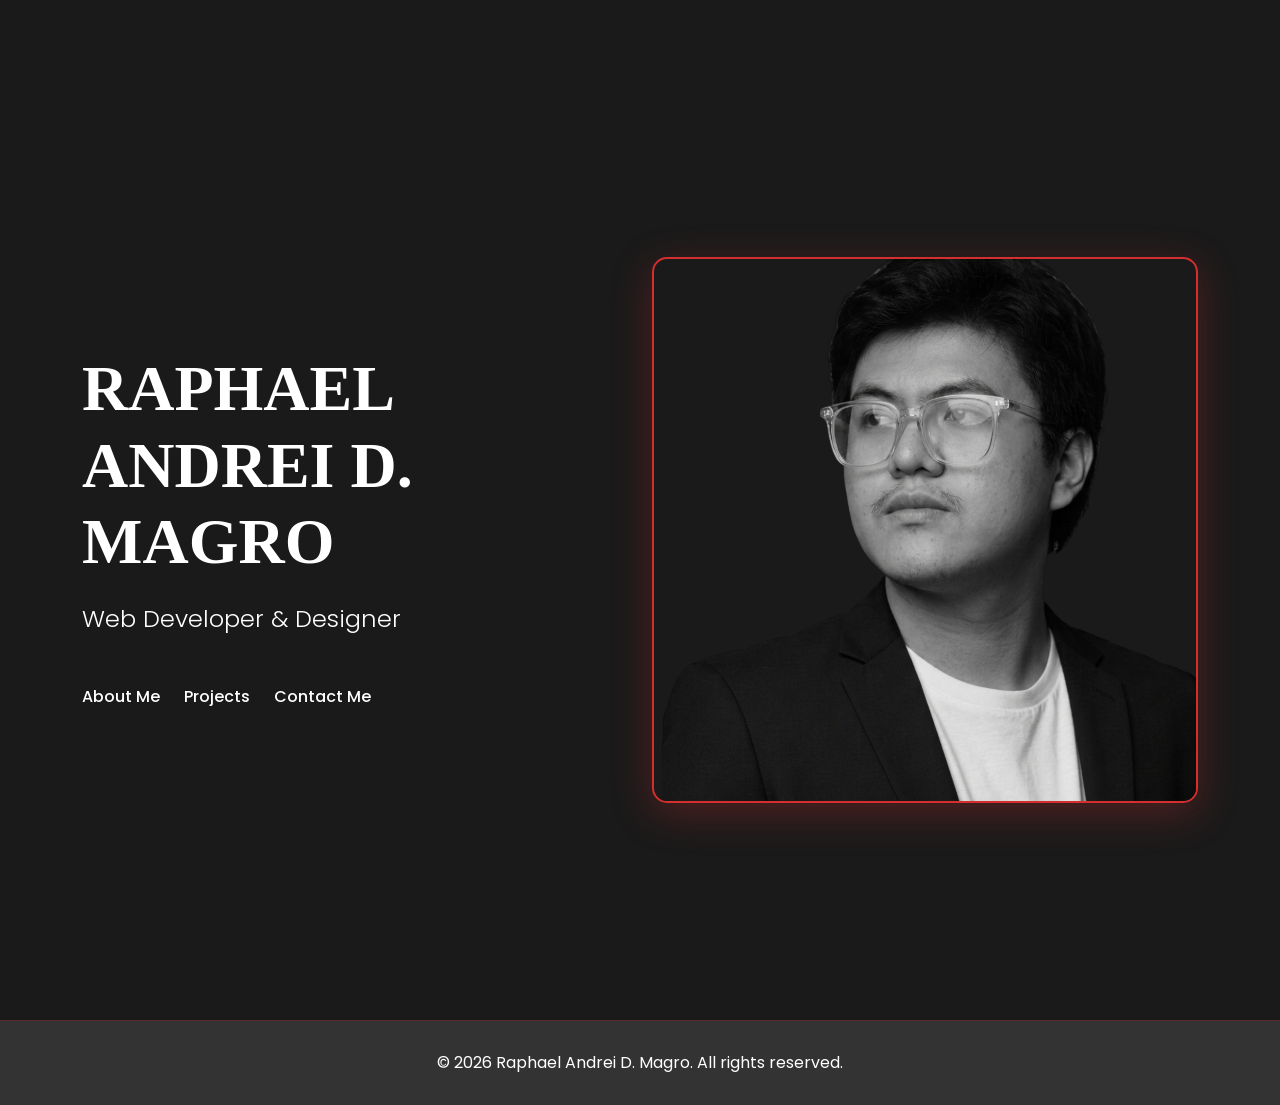
<file: index.html>
<!doctype html>
<html lang="en">
    <head>
        <meta charset="UTF-8" />
        <meta name="viewport" content="width=device-width, initial-scale=1.0" />
        <link
        href="https://cdn.jsdelivr.net/npm/bootstrap@5.3.8/dist/css/bootstrap.min.css"
        rel="stylesheet"
        integrity="sha384-sRIl4kxILFvY47J16cr9ZwB07vP4J8+LH7qKQnuqkuIAvNWLzeN8tE5YBujZqJLB"
        crossorigin="anonymous"
        />
        <link rel="stylesheet" href="./styles.css">
        <title>Raphael Magro | Portfolio</title>
        <link rel="icon" type="image/png" href="./images/logo.png">

    <link href="https://fonts.googleapis.com/css2?family=Poppins:wght@300;400;500;600;700;800&display=swap" rel="stylesheet">
    </head>
    <body>
    <!-- LANDING PAGE -->
    <section class="landing-page">
        <div class="container">
        <div class="row align-items-center min-vh-100">
            <!-- Text Section -->
            <div class="col-lg-6 col-12 text-center text-lg-start">
            <h2 class="landing-title text-white">RAPHAEL ANDREI D. MAGRO</h2>
            <p class="landing-subtitle text-white fw-light">Web Developer & Designer</p>
            <!-- Navigation Bar -->
            <nav class="landing-nav mt-5">
                <ul class="nav-list list-unstyled d-flex gap-4 flex-wrap m-0 p-0">
                    <li><a href="./about.html" class="nav-link">About Me</a></li>
                    <li><a href="./projects.html" class="nav-link">Projects</a></li>
                    <li><a href="./contact.html" class="nav-link">Contact Me</a></li>
                </ul>
            </nav>
            </div>
            <!-- Image Section -->
            <div class="col-lg-6 col-12 text-center">
            <img src="./images/magro.png" alt="Raphael Magro" class="landing-image img-fluid">
            </div>
        </div>
        </div>
    </section>

    <!-- Footer -->
    <footer class="page-footer">
        <div class="container">
        <p class="text-white m-0 fs-6">&copy; 2026 Raphael Andrei D. Magro. All rights reserved.</p>
        </div>
    </footer>

    <script
        src="https://cdn.jsdelivr.net/npm/bootstrap@5.3.8/dist/js/bootstrap.bundle.min.js"
        integrity="sha384-FKyoEForCGlyvwx9Hj09JcYn3nv7wiPVlz7YYwJrWVcXK/BmnVDxM+D2scQbITxI"
        crossorigin="anonymous"
    ></script>
    </body>
</html>
</file>
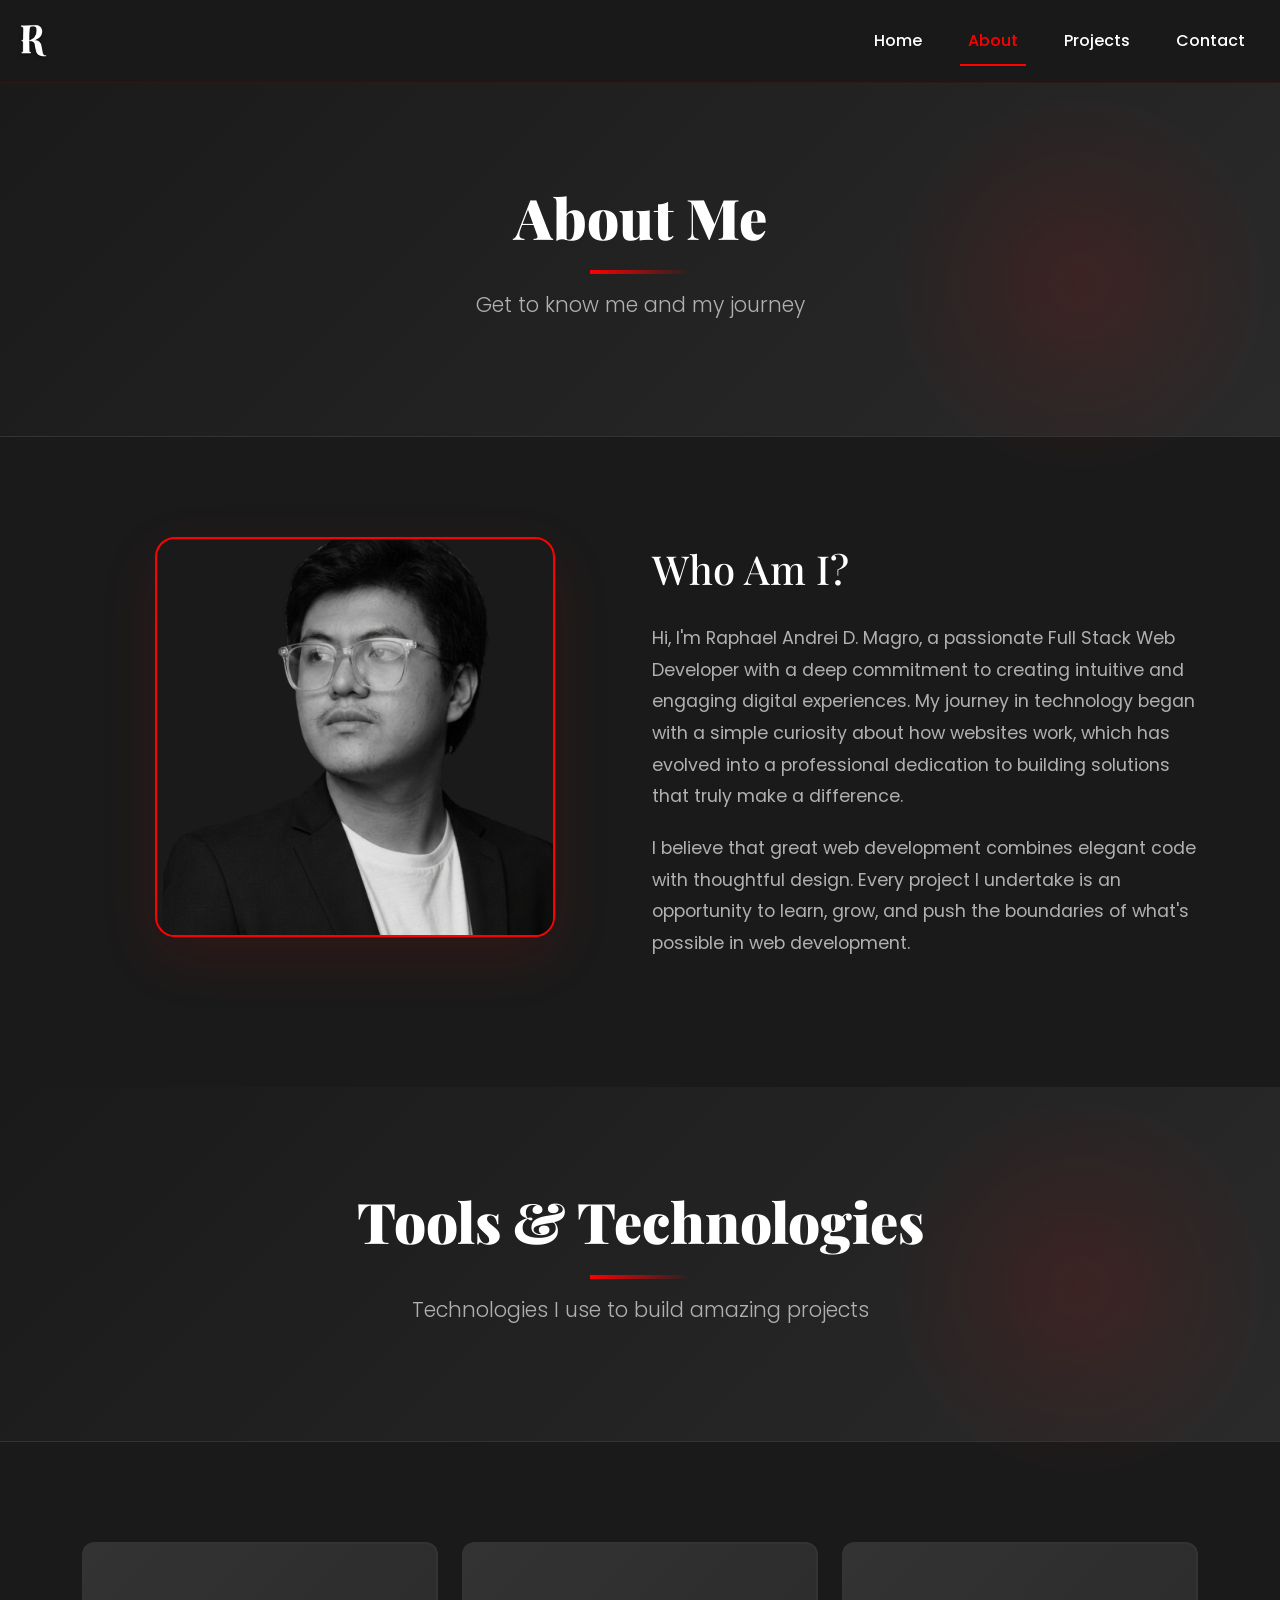
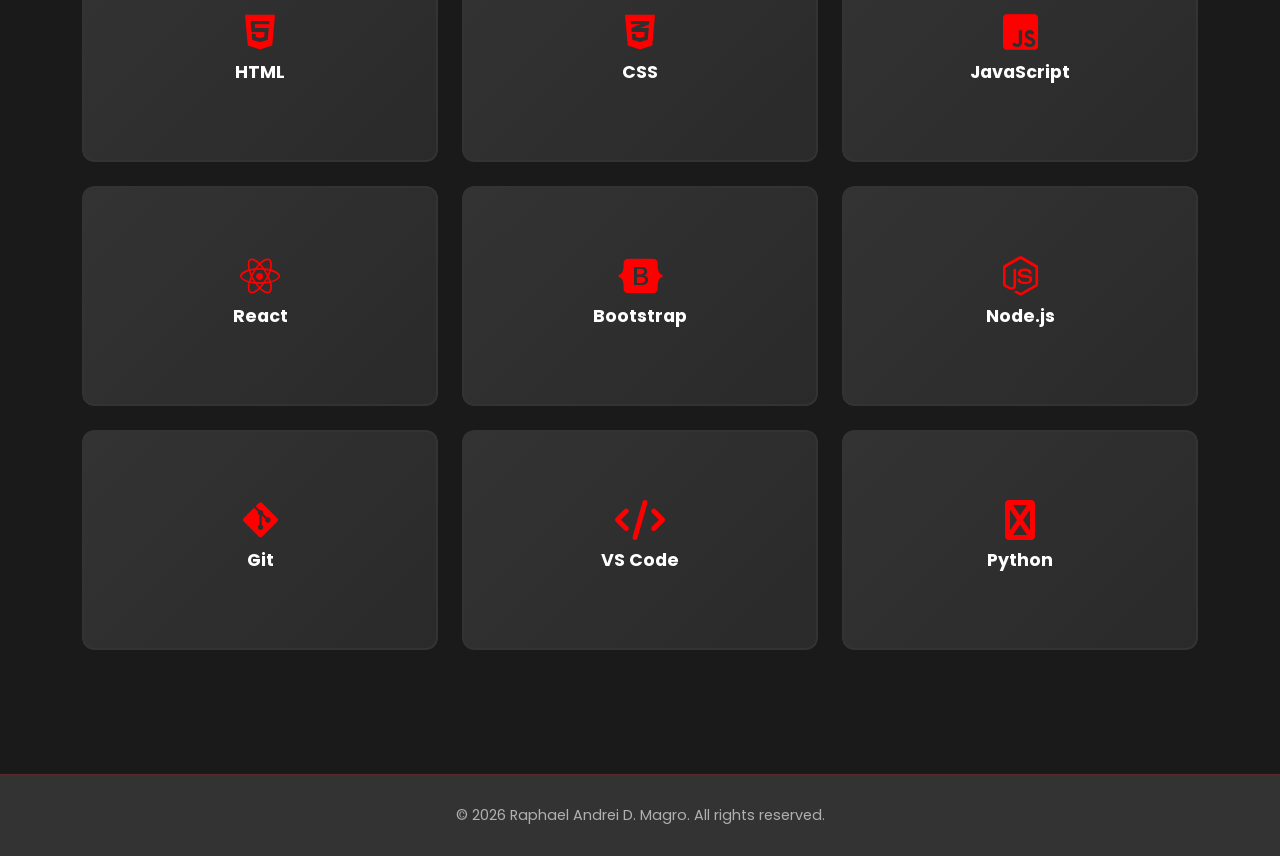
<file: about.html>
<!DOCTYPE html>
<html lang="en">
<head>
    <meta charset="UTF-8">
    <meta name="viewport" content="width=device-width, initial-scale=1.0">
    <link href="https://fonts.googleapis.com/css2?family=Playfair+Display:wght@700;900&family=Poppins:wght@300;400;500;600;700&family=Raleway:wght@300;400;500;600&display=swap" rel="stylesheet">
    <link href="https://cdn.jsdelivr.net/npm/bootstrap@5.3.0/dist/css/bootstrap.min.css" rel="stylesheet">
    <link rel="stylesheet" href="https://cdnjs.cloudflare.com/ajax/libs/font-awesome/6.0.0/css/all.min.css">
    <link rel="stylesheet" href="https://michalsnik.github.io/aos/dist/aos.css" />
    <link rel="stylesheet" href="styles.css">
    <title>About - Raphael Andrei D. Magro</title>
    <link rel="icon" type="image/png" href="./images/logo.png">
    
</head>
<body>
    <!-- Navbar -->
    <nav class="navbar navbar-expand-lg navbar-landing">
        <div class="container-fluid">
            <a class="navbar-brand" href="index.html">
                <img src="images/logo.png" alt="Logo" height="40">
            </a>
            <button class="navbar-toggler" type="button" data-bs-toggle="collapse" data-bs-target="#navbarNav" aria-controls="navbarNav" aria-expanded="false" aria-label="Toggle navigation">
                <span class="navbar-toggler-icon"></span>
            </button>
            <div class="collapse navbar-collapse" id="navbarNav">
                <ul class="navbar-nav ms-auto">
                    <li class="nav-item">
                        <a class="nav-link" href="index.html">Home</a>
                    </li>
                    <li class="nav-item">
                        <a class="nav-link active" href="about.html">About</a>
                    </li>
                    <li class="nav-item">
                        <a class="nav-link" href="projects.html">Projects</a>
                    </li>
                    <li class="nav-item">
                        <a class="nav-link" href="contact.html">Contact</a>
                    </li>
                </ul>
            </div>
        </div>
    </nav>

    <!-- About Hero Section -->
    <section class="page-hero">
        <div class="container">
            <h1 class="page-title" data-aos="fade-up">About Me</h1>
            <p class="page-subtitle" data-aos="fade-up" data-aos-delay="200">Get to know me and my journey</p>
        </div>
    </section>

    <!-- About Content -->
    <section class="about-content">
        <div class="container">
            <div class="row align-items-center">
                <div class="col-lg-6" data-aos="fade-right">
                    <div class="about-image">
                        <img src="images/magro.png" alt="Raphael">
                    </div>
                </div>
                <div class="col-lg-6" data-aos="fade-left">
                    <h2>Who Am I?</h2>
                    <p>Hi, I'm Raphael Andrei D. Magro, a passionate Full Stack Web Developer with a deep commitment to creating intuitive and engaging digital experiences. My journey in technology began with a simple curiosity about how websites work, which has evolved into a professional dedication to building solutions that truly make a difference.</p>
                    <p>I believe that great web development combines elegant code with thoughtful design. Every project I undertake is an opportunity to learn, grow, and push the boundaries of what's possible in web development.</p>
                </div>
            </div>
        </div>
    </section>

    <!-- Tools -->
    <section class="page-hero">
        <div class="container">
            <h1 class="page-title" data-aos="fade-up">Tools & Technologies</h1>
            <p class="page-subtitle" data-aos="fade-up" data-aos-delay="200">Technologies I use to build amazing projects</p>
        </div>
    </section>

    <!-- Tools Grid -->
    <section class="tools-grid-section">
        <div class="container">
            <div class="row">
                <!-- HTML -->
                <div class="col-md-4 col-sm-6 mb-4" data-aos="zoom-in" data-aos-delay="0">
                    <div class="tool-card">
                        <div class="tool-card-front">
                            <i class="fab fa-html5"></i>
                            <h3>HTML</h3>
                        </div>
                        <div class="tool-card-back">
                            <p>Semantic markup and modern HTML5 for structured, accessible web pages</p>
                        </div>
                    </div>
                </div>

                <!-- CSS -->
                <div class="col-md-4 col-sm-6 mb-4" data-aos="zoom-in" data-aos-delay="100">
                    <div class="tool-card">
                        <div class="tool-card-front">
                            <i class="fab fa-css3-alt"></i>
                            <h3>CSS</h3>
                        </div>
                        <div class="tool-card-back">
                            <p>Advanced CSS3, Flexbox, Grid, and animations for stunning designs</p>
                        </div>
                    </div>
                </div>

                <!-- JavaScript -->
                <div class="col-md-4 col-sm-6 mb-4" data-aos="zoom-in" data-aos-delay="200">
                    <div class="tool-card">
                        <div class="tool-card-front">
                            <i class="fab fa-js-square"></i>
                            <h3>JavaScript</h3>
                        </div>
                        <div class="tool-card-back">
                            <p>ES6+, DOM manipulation, and modern JavaScript for interactive experiences</p>
                        </div>
                    </div>
                </div>

                <!-- React -->
                <div class="col-md-4 col-sm-6 mb-4" data-aos="zoom-in" data-aos-delay="300">
                    <div class="tool-card">
                        <div class="tool-card-front">
                            <i class="fab fa-react"></i>
                            <h3>React</h3>
                        </div>
                        <div class="tool-card-back">
                            <p>Components, hooks, and state management for dynamic applications</p>
                        </div>
                    </div>
                </div>

                <!-- Bootstrap -->
                <div class="col-md-4 col-sm-6 mb-4" data-aos="zoom-in" data-aos-delay="400">
                    <div class="tool-card">
                        <div class="tool-card-front">
                            <i class="fab fa-bootstrap"></i>
                            <h3>Bootstrap</h3>
                        </div>
                        <div class="tool-card-back">
                            <p>Responsive grid system and components for rapid UI development</p>
                        </div>
                    </div>
                </div>

                <!-- Node.js -->
                <div class="col-md-4 col-sm-6 mb-4" data-aos="zoom-in" data-aos-delay="500">
                    <div class="tool-card">
                        <div class="tool-card-front">
                            <i class="fab fa-node-js"></i>
                            <h3>Node.js</h3>
                        </div>
                        <div class="tool-card-back">
                            <p>Server-side JavaScript for building scalable backend applications</p>
                        </div>
                    </div>
                </div>

                <!-- Git -->
                <div class="col-md-4 col-sm-6 mb-4" data-aos="zoom-in" data-aos-delay="600">
                    <div class="tool-card">
                        <div class="tool-card-front">
                            <i class="fab fa-git-alt"></i>
                            <h3>Git</h3>
                        </div>
                        <div class="tool-card-back">
                            <p>Version control and collaboration for managing projects efficiently</p>
                        </div>
                    </div>
                </div>

                <!-- VS Code -->
                <div class="col-md-4 col-sm-6 mb-4" data-aos="zoom-in" data-aos-delay="700">
                    <div class="tool-card">
                        <div class="tool-card-front">
                            <i class="fas fa-code"></i>
                            <h3>VS Code</h3>
                        </div>
                        <div class="tool-card-back">
                            <p>Powerful code editor with extensions for enhanced development</p>
                        </div>
                    </div>
                </div>

                <div class="col-md-4 col-sm-6 mb-4" data-aos="zoom-in" data-aos-delay="700">
                    <div class="tool-card">
                        <div class="tool-card-front">
                            <i class="fas fa-python"></i>
                            <h3>Python</h3>
                        </div>
                        <div class="tool-card-back">
                            <p>High-level programming language known for its simplicity and readability</p>
                        </div>
                    </div>
                </div>
            </div>
        </div>
    </section>
    
    <!-- Footer -->
    <footer class="footer">
        <div class="container text-center">
            <p>&copy; 2026 Raphael Andrei D. Magro. All rights reserved.</p>
        </div>
    </footer>

    <script src="https://cdn.jsdelivr.net/npm/bootstrap@5.3.0/dist/js/bootstrap.bundle.min.js"></script>
    <script src="https://michalsnik.github.io/aos/dist/aos.js"></script>
    <script>
        AOS.init({
            duration: 1000,
            once: true,
            offset: 100
        });
    </script>
</body>
</html>
</file>
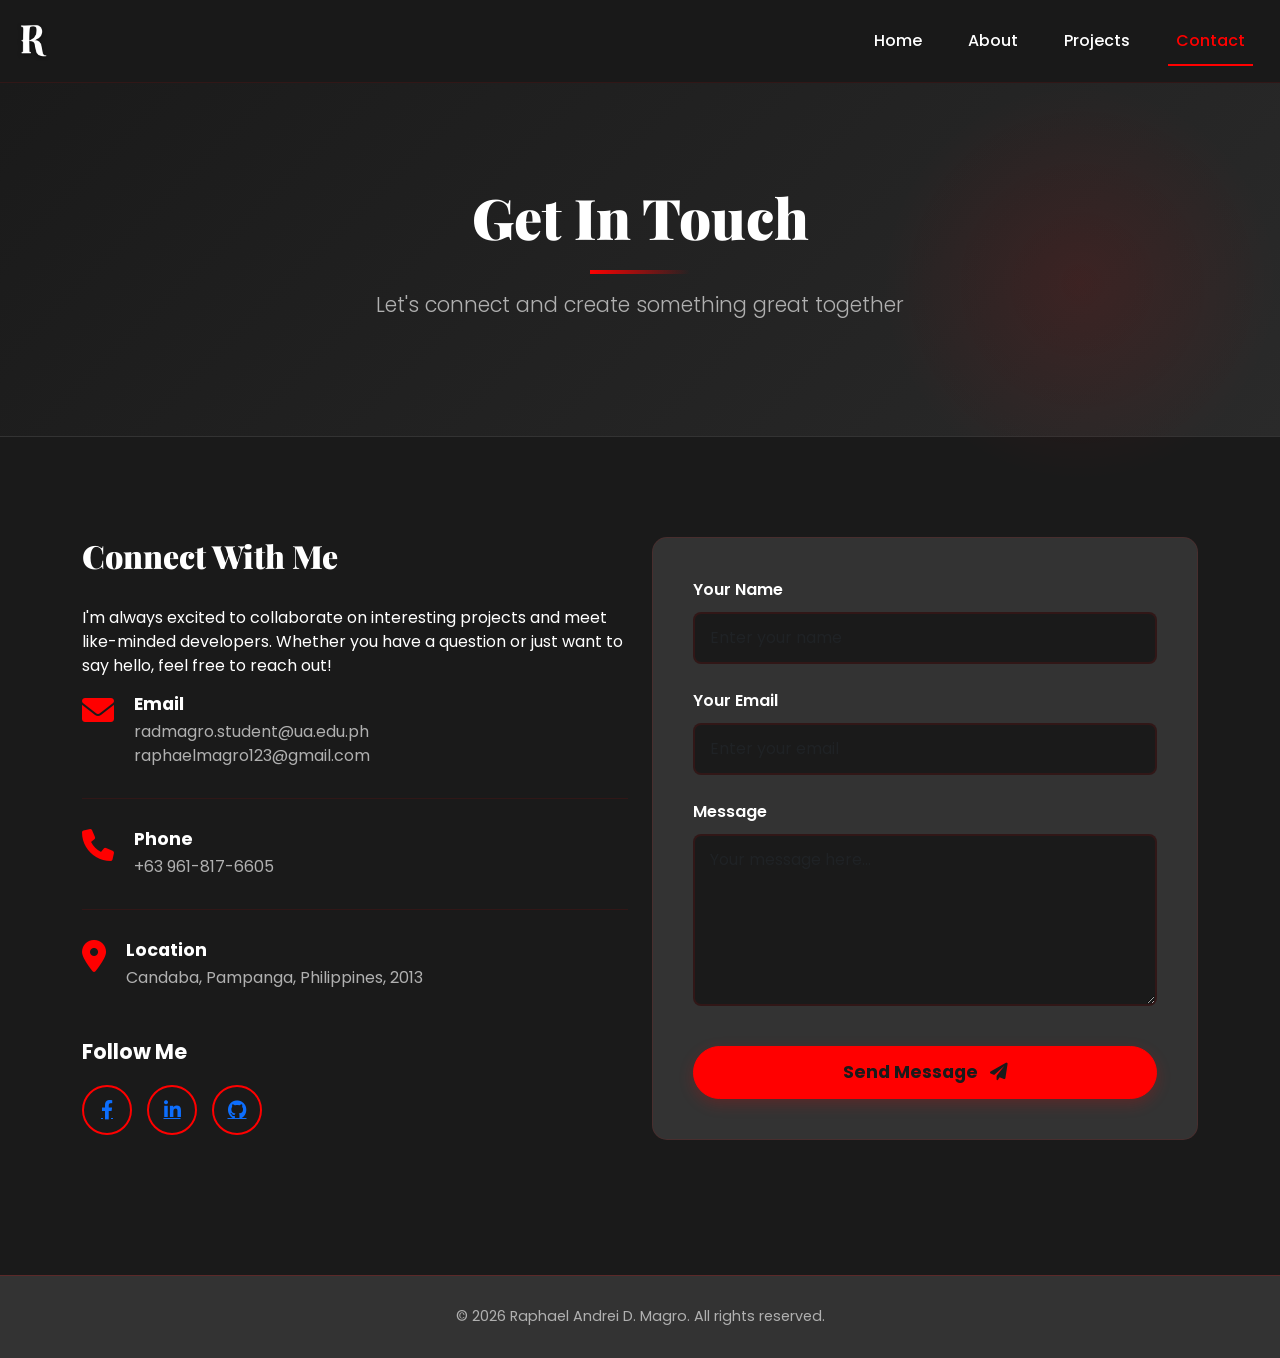
<file: contact.html>
<!DOCTYPE html>
<html lang="en">
<head>
    <meta charset="UTF-8">
    <meta name="viewport" content="width=device-width, initial-scale=1.0">
    <link href="https://fonts.googleapis.com/css2?family=Playfair+Display:wght@700;900&family=Poppins:wght@300;400;500;600;700&family=Raleway:wght@300;400;500;600&display=swap" rel="stylesheet">
    <link href="https://cdn.jsdelivr.net/npm/bootstrap@5.3.0/dist/css/bootstrap.min.css" rel="stylesheet">
    <link rel="stylesheet" href="https://cdnjs.cloudflare.com/ajax/libs/font-awesome/6.0.0/css/all.min.css">
    <link rel="stylesheet" href="https://michalsnik.github.io/aos/dist/aos.css" />
    <link rel="stylesheet" href="styles.css">
    <title>Contact - Raphael Andrei D. Magro</title>
    <link rel="icon" type="image/png" href="./images/logo.png">
    
</head>
<body>
    <!-- Navbar -->
    <nav class="navbar navbar-expand-lg navbar-landing">
        <div class="container-fluid">
            <a class="navbar-brand" href="index.html">
                <img src="images/logo.png" alt="Logo" height="40">
            </a>
            <button class="navbar-toggler" type="button" data-bs-toggle="collapse" data-bs-target="#navbarNav" aria-controls="navbarNav" aria-expanded="false" aria-label="Toggle navigation">
                <span class="navbar-toggler-icon"></span>
            </button>
            <div class="collapse navbar-collapse" id="navbarNav">
                <ul class="navbar-nav ms-auto">
                    <li class="nav-item">
                        <a class="nav-link" href="index.html">Home</a>
                    </li>
                    <li class="nav-item">
                        <a class="nav-link" href="about.html">About</a>
                    </li>
                    <li class="nav-item">
                        <a class="nav-link" href="projects.html">Projects</a>
                    </li>
                    <li class="nav-item">
                        <a class="nav-link active" href="contact.html">Contact</a>
                    </li>
                </ul>
            </div>
        </div>
    </nav>

    <!-- Contact Hero Section -->
    <section class="page-hero">
        <div class="container">
            <h1 class="page-title" data-aos="fade-up">Get In Touch</h1>
            <p class="page-subtitle" data-aos="fade-up" data-aos-delay="200">Let's connect and create something great together</p>
        </div>
    </section>

    <!-- Contact Content -->
    <section class="contact-content">
        <div class="container">
            <div class="row">
                <!-- Contact Info -->
                <div class="col-lg-6" data-aos="fade-right">
                    <h2>Connect With Me</h2>
                    <p>I'm always excited to collaborate on interesting projects and meet like-minded developers. Whether you have a question or just want to say hello, feel free to reach out!</p>
                    
                    <div class="contact-info">
                        <div class="info-item" data-aos="fade-up">
                            <i class="fas fa-envelope"></i>
                            <div>
                                <h4>Email</h4>
                                <p><a>radmagro.student@ua.edu.ph</a></p>
                                <p><a>raphaelmagro123@gmail.com</a></p>
                            </div>
                        </div>
                        <div class="info-item" data-aos="fade-up" data-aos-delay="100">
                            <i class="fas fa-phone"></i>
                            <div>
                                <h4>Phone</h4>
                                <p><a>+63 961-817-6605</a></p>
                            </div>
                        </div>
                        <div class="info-item" data-aos="fade-up" data-aos-delay="200">
                            <i class="fas fa-map-marker-alt"></i>
                            <div>
                                <h4>Location</h4>
                                <p>Candaba, Pampanga, Philippines, 2013</p>
                            </div>
                        </div>
                    </div>

                    <!-- Social Media -->
                    <div class="social-media" data-aos="fade-up" data-aos-delay="300">
                        <h3>Follow Me</h3>
                        <div class="social-links">
                            <a href="https://www.facebook.com/raphaelandrei.magro/" class="social-link" title="Facebook"><i class="fab fa-facebook-f"></i></a>
                            <a href="https://www.linkedin.com/in/raphael-magro-224971180/" class="social-link" title="LinkedIn"><i class="fab fa-linkedin-in"></i></a>
                            <a href="https://github.com/RaphaelMagro" class="social-link" title="GitHub"><i class="fab fa-github"></i></a>
                        </div>
                    </div>
                </div>

                <!-- Contact Form -->
                <div class="col-lg-6" data-aos="fade-left">
                    <form class="contact-form" id="contactForm">
                        <div class="form-group">
                            <label for="name">Your Name</label>
                            <input type="text" id="name" class="form-control" placeholder="Enter your name" required>
                        </div>
                        <div class="form-group">
                            <label for="email">Your Email</label>
                            <input type="email" id="email" class="form-control" placeholder="Enter your email" required>
                        </div>
                        <div class="form-group">
                            <label for="message">Message</label>
                            <textarea id="message" class="form-control" rows="6" placeholder="Your message here..." required></textarea>
                        </div>
                        <button type="submit" class="btn btn-primary btn-lg w-100">Send Message <i class="fas fa-paper-plane ms-2"></i></button>
                    </form>
                </div>
            </div>
        </div>
    </section>
    

    <!-- Footer -->
    <footer class="footer">
        <div class="container text-center">
            <p>&copy; 2026 Raphael Andrei D. Magro. All rights reserved.</p>
        </div>
    </footer>

    <script src="https://cdn.jsdelivr.net/npm/bootstrap@5.3.0/dist/js/bootstrap.bundle.min.js"></script>
    <script src="https://michalsnik.github.io/aos/dist/aos.js"></script>
    <script>
        AOS.init({
            duration: 1000,
            once: true,
            offset: 100
        });

        // Form submission handler
        document.getElementById('contactForm').addEventListener('submit', function(e) {
            e.preventDefault();
            alert('Thank you for your message! I will get back to you soon.');
            this.reset();
        });
    </script>
</body>
</html>
</file>
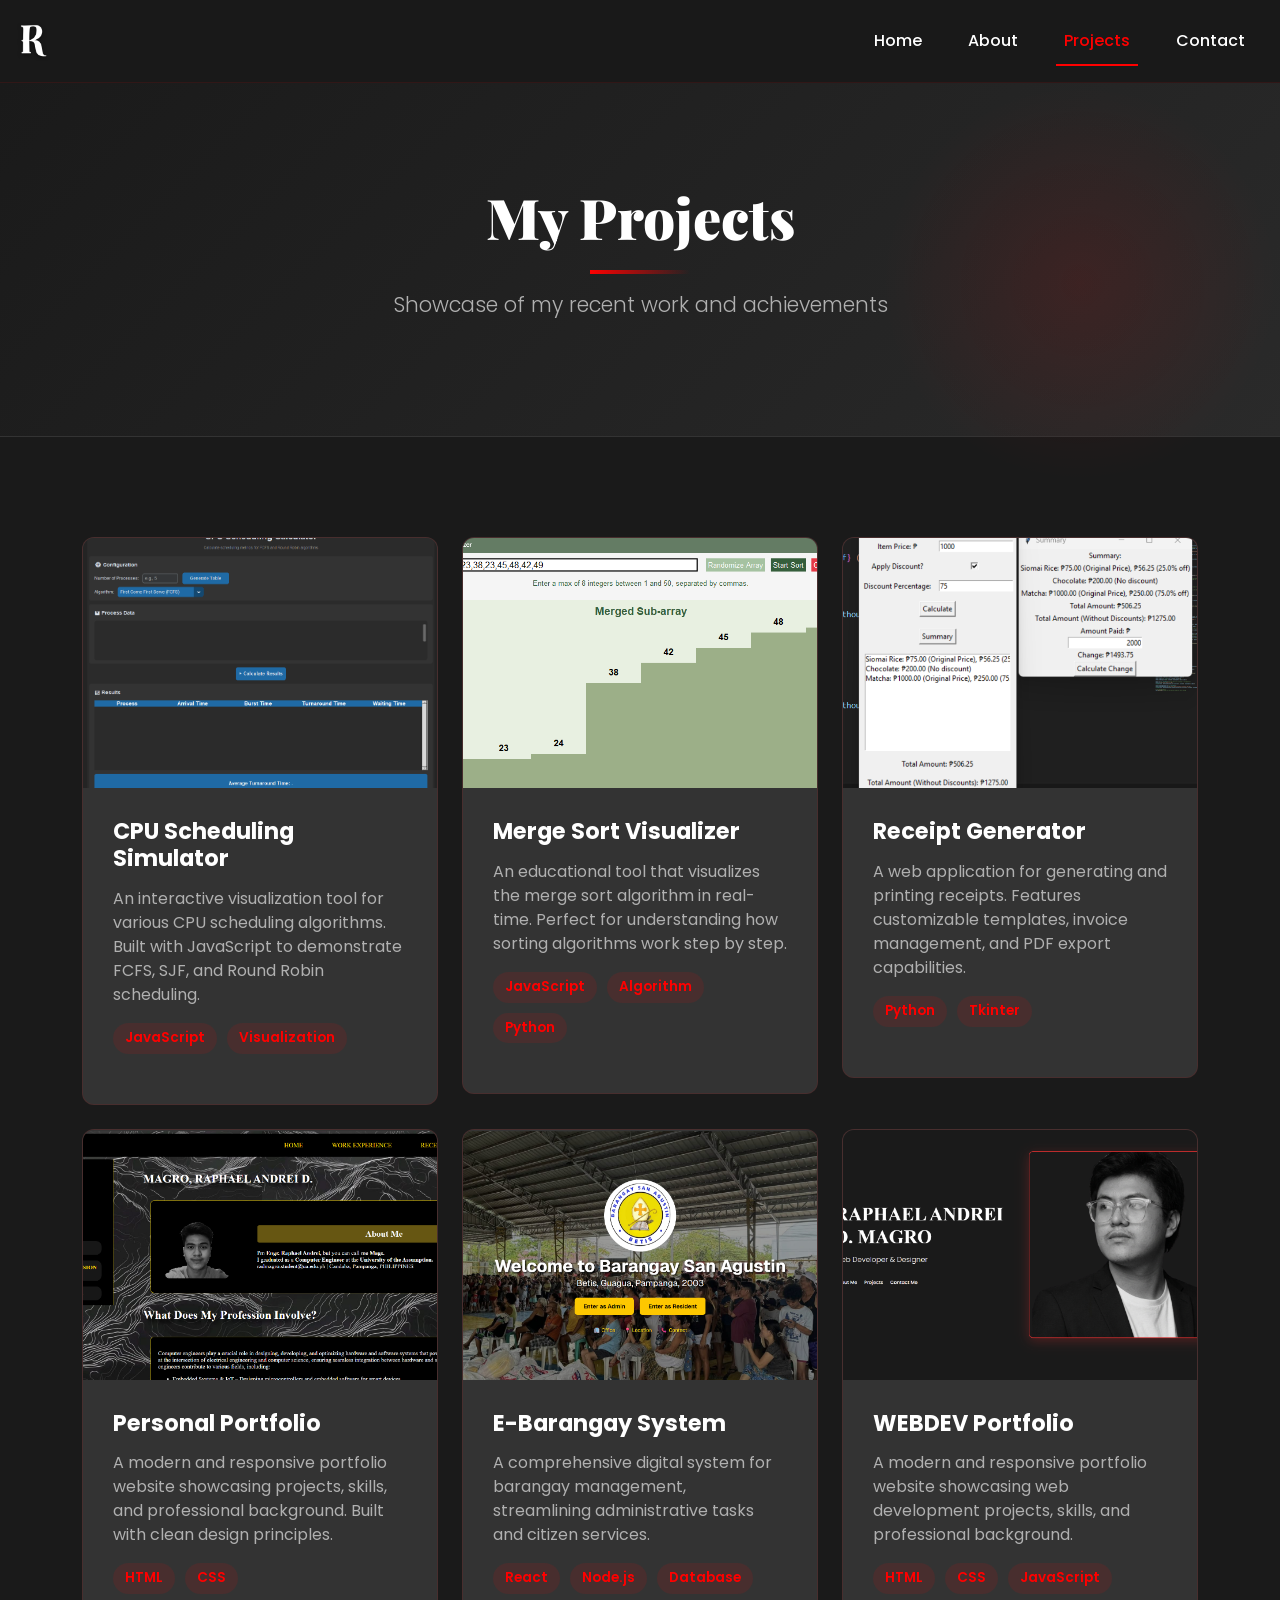
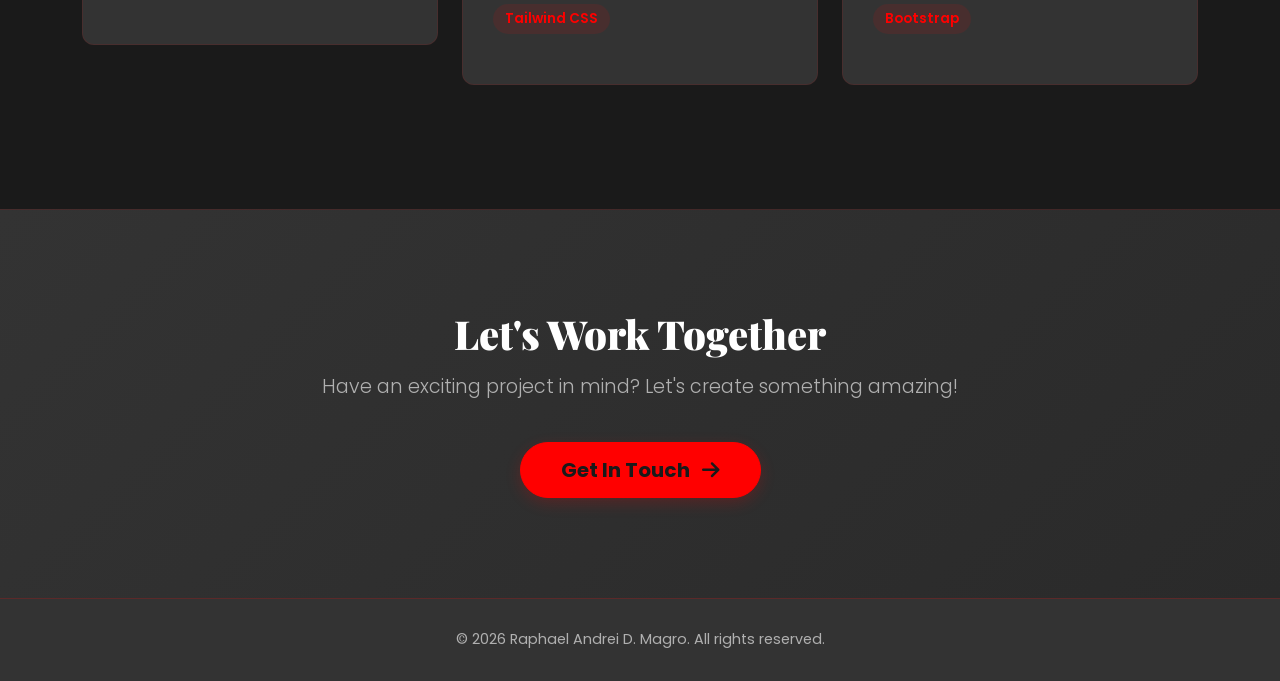
<file: projects.html>
<!DOCTYPE html>
<html lang="en">
<head>
    <meta charset="UTF-8">
    <meta name="viewport" content="width=device-width, initial-scale=1.0">
    <link href="https://fonts.googleapis.com/css2?family=Playfair+Display:wght@700;900&family=Poppins:wght@300;400;500;600;700&family=Raleway:wght@300;400;500;600&display=swap" rel="stylesheet">
    <link href="https://cdn.jsdelivr.net/npm/bootstrap@5.3.0/dist/css/bootstrap.min.css" rel="stylesheet">
    <link rel="stylesheet" href="https://cdnjs.cloudflare.com/ajax/libs/font-awesome/6.0.0/css/all.min.css">
    <link rel="stylesheet" href="https://michalsnik.github.io/aos/dist/aos.css" />
    <link rel="stylesheet" href="styles.css">
    <title>Projects - Raphael Andrei D. Magro</title>
    <link rel="icon" type="image/png" href="./images/logo.png">
    
</head>
<body>
    <!-- Navbar -->
    <nav class="navbar navbar-expand-lg navbar-landing">
        <div class="container-fluid">
            <a class="navbar-brand" href="index.html">
                <img src="images/logo.png" alt="Logo" height="40">
            </a>
            <button class="navbar-toggler" type="button" data-bs-toggle="collapse" data-bs-target="#navbarNav" aria-controls="navbarNav" aria-expanded="false" aria-label="Toggle navigation">
                <span class="navbar-toggler-icon"></span>
            </button>
            <div class="collapse navbar-collapse" id="navbarNav">
                <ul class="navbar-nav ms-auto">
                    <li class="nav-item">
                        <a class="nav-link" href="index.html">Home</a>
                    </li>
                    <li class="nav-item">
                        <a class="nav-link" href="about.html">About</a>
                    </li>
                    <li class="nav-item">
                        <a class="nav-link active" href="projects.html">Projects</a>
                    </li>
                    <li class="nav-item">
                        <a class="nav-link" href="contact.html">Contact</a>
                    </li>
                </ul>
            </div>
        </div>
    </nav>

    <!-- Projects Hero Section -->
    <section class="page-hero">
        <div class="container">
            <h1 class="page-title" data-aos="fade-up">My Projects</h1>
            <p class="page-subtitle" data-aos="fade-up" data-aos-delay="200">Showcase of my recent work and achievements</p>
        </div>
    </section>

    <!-- Projects Grid -->
    <section class="projects-grid-section">
        <div class="container">
            <div class="row">
                <!-- Project 1 -->
                <div class="col-md-6 col-lg-4 mb-4" data-aos="zoom-in" data-aos-delay="0">
                    <div class="project-card">
                        <div class="project-image">
                            <img src="images/CPUSCHED.png" alt="CPU Scheduling Simulator">
                        </div>
                        <div class="project-content">
                            <h3>CPU Scheduling Simulator</h3>
                            <p>An interactive visualization tool for various CPU scheduling algorithms. Built with JavaScript to demonstrate FCFS, SJF, and Round Robin scheduling.</p>
                            <div class="project-tags">
                                <span class="tag">JavaScript</span>
                                <span class="tag">Visualization</span>
                            </div>
                        </div>
                    </div>
                </div>

                <!-- Project 2 -->
                <div class="col-md-6 col-lg-4 mb-4" data-aos="zoom-in" data-aos-delay="100">
                    <div class="project-card">
                        <div class="project-image">
                            <img src="images/MERGE.png" alt="Merge Sort Visualizer">
                        </div>
                        <div class="project-content">
                            <h3>Merge Sort Visualizer</h3>
                            <p>An educational tool that visualizes the merge sort algorithm in real-time. Perfect for understanding how sorting algorithms work step by step.</p>
                            <div class="project-tags">
                                <span class="tag">JavaScript</span>
                                <span class="tag">Algorithm</span>
                                <span class="tag">Python</span>
                            </div>
                        </div>
                    </div>
                </div>

                <!-- Project 3 -->
                <div class="col-md-6 col-lg-4 mb-4" data-aos="zoom-in" data-aos-delay="200">
                    <div class="project-card">
                        <div class="project-image">
                            <img src="images/RECEIPT.png" alt="Receipt Generator">
                        </div>
                        <div class="project-content">
                            <h3>Receipt Generator</h3>
                            <p>A web application for generating and printing receipts. Features customizable templates, invoice management, and PDF export capabilities.</p>
                            <div class="project-tags">
                                <span class="tag">Python</span>
                                <span class="tag">Tkinter</span>
                            </div>
                        </div>
                    </div>
                </div>

                <!-- Project 4 -->
                <div class="col-md-6 col-lg-4 mb-4" data-aos="zoom-in" data-aos-delay="300">
                    <div class="project-card">
                        <div class="project-image">
                            <img src="images/PORTFOLIO.png" alt="Portfolio Website">
                        </div>
                        <div class="project-content">
                            <h3>Personal Portfolio</h3>
                            <p>A modern and responsive portfolio website showcasing projects, skills, and professional background. Built with clean design principles.</p>
                            <div class="project-tags">
                                <span class="tag">HTML</span>
                                <span class="tag">CSS</span>
                            </div>
                        </div>
                    </div>
                </div>

                <!-- Project 5 -->
                <div class="col-md-6 col-lg-4 mb-4" data-aos="zoom-in" data-aos-delay="400">
                    <div class="project-card">
                        <div class="project-image">
                            <img src="images/E-BARANGAY.png" alt="E-Baranggay System">
                        </div>
                        <div class="project-content">
                            <h3>E-Barangay System</h3>
                            <p>A comprehensive digital system for barangay management, streamlining administrative tasks and citizen services.</p>
                            <div class="project-tags">
                                <span class="tag">React</span>
                                <span class="tag">Node.js</span>
                                <span class="tag">Database</span>
                                <span class="tag">Tailwind CSS</span>
                            </div>
                        </div>
                    </div>
                </div>

                <div class="col-md-6 col-lg-4 mb-4" data-aos="zoom-in" data-aos-delay="400">
                    <div class="project-card">
                        <div class="project-image">
                            <img src="images/WEB.png" alt="WEBDEV Portfolio">
                        </div>
                        <div class="project-content">
                            <h3>WEBDEV Portfolio</h3>
                            <p>A modern and responsive portfolio website showcasing web development projects, skills, and professional background.</p>
                            <div class="project-tags">
                                <span class="tag">HTML</span>
                                <span class="tag">CSS</span>
                                <span class="tag">JavaScript</span>
                                <span class="tag">Bootstrap</span>
                            </div>
                        </div>
                    </div>
                </div>
            </div>
        </div>
    </section>

    <!-- CTA Section -->
    <section class="cta-section">
        <div class="container text-center">
            <h2 data-aos="fade-up">Let's Work Together</h2>
            <p data-aos="fade-up" data-aos-delay="100">Have an exciting project in mind? Let's create something amazing!</p>
            <a href="contact.html" class="btn btn-primary btn-lg" data-aos="fade-up" data-aos-delay="200">Get In Touch <i class="fas fa-arrow-right ms-2"></i></a>
        </div>
    </section>

    <!-- Footer -->
    <footer class="footer">
        <div class="container text-center">
            <p>&copy; 2026 Raphael Andrei D. Magro. All rights reserved.</p>
        </div>
    </footer>

    <script src="https://cdn.jsdelivr.net/npm/bootstrap@5.3.0/dist/js/bootstrap.bundle.min.js"></script>
    <script src="https://michalsnik.github.io/aos/dist/aos.js"></script>
    <script>
        AOS.init({
            duration: 1000,
            once: true,
            offset: 100
        });
    </script>
</body>
</html>
</file>
<file: styles.css>
/* ===== ROOT VARIABLES ===== */
:root {
    --primary: #ff0000;
    --secondary: #1a1a1a;
    --accent: #333;
    --light: #fff;
    --gray: #b0b0b0;
    --trans: all 0.3s ease
}
* { margin: 0; padding: 0; box-sizing: border-box }
html { scroll-behavior: smooth }
body { background: var(--secondary); color: var(--light); font-family: 'Poppins', sans-serif }

/* ===== NAVBAR ===== */
.navbar-landing { background: rgba(26,26,26,0.95); backdrop-filter: blur(10px); border-bottom: 1px solid rgba(255,0,0,0.1); padding: 1rem 0; position: sticky; top: 0; z-index: 1000 }
.navbar-brand { display: flex; align-items: center }
.navbar-nav .nav-link { color: var(--light)!important; font-weight: 500; margin: 0 15px; position: relative; transition: var(--trans) }
.navbar-nav .nav-link::after { content:''; position: absolute; bottom: -5px; left: 0; width: 0; height: 2px; background: var(--primary); transition: var(--trans) }
.navbar-nav .nav-link:hover, .navbar-nav .nav-link.active { color: var(--primary)!important }
.navbar-nav .nav-link:hover::after, .navbar-nav .nav-link.active::after { width: 100% }
.navbar-toggler { border-color: var(--primary) }
.navbar-toggler-icon { background-image: url("data:image/svg+xml;charset=utf8,%3Csvg viewBox='0 0 30 30' xmlns='http://www.w3.org/2000/svg'%3E%3Cpath stroke='rgba(255, 0, 0, 1)' stroke-width='2' stroke-linecap='round' stroke-linejoin='round' d='M4 7h22M4 15h22M4 23h22'/%3E%3C/svg%3E") }

/* ===== LANDING PAGE ===== */
.landing-page { min-height: 100vh; display: flex; align-items: center; padding: 80px 0 40px }
.landing-title { font-family: 'Playfair Display', serif; font-size: 4rem; font-weight: 900; margin-bottom: 20px }
.landing-subtitle { font-size: 1.5rem; color: var(--gray); margin-bottom: 30px; font-weight: 300 }
.landing-nav { margin-top: 2rem }
.nav-list { display: flex; gap: 1.5rem; flex-wrap: wrap; list-style: none }
.nav-link { color: var(--light); text-decoration: none; font-weight: 500 }
.nav-link:hover { color: var(--primary) }
.landing-image { max-width: 100%; border-radius: 15px; box-shadow: 0 10px 40px rgba(211,47,47,0.3); border: 2px solid #d32f2f }

/* ===== PAGE HERO ===== */
.page-hero { background: linear-gradient(135deg, #1a1a1a 0%, #2a2a2a 100%); padding: 100px 0; text-align: center; border-bottom: 1px solid var(--accent); position: relative }
.page-hero::before { content:''; position: absolute; top: 0; right: 0; width: 400px; height: 400px; background: radial-gradient(circle, rgba(255,0,0,0.1), transparent 70%); border-radius: 50% }
.page-title { font-family: 'Playfair Display', serif; font-size: 3.5rem; font-weight: 900; margin-bottom: 15px; position: relative }
.page-title::after { content:''; display: block; width: 100px; height: 4px; background: linear-gradient(90deg, var(--primary), transparent); margin: 20px auto 0 }
.page-subtitle { font-size: 1.3rem; color: var(--gray); font-weight: 300 }

/* ===== ABOUT ===== */
.about-content { padding: 100px 0 }
.about-content h2 { font-family: 'Playfair Display', serif; font-size: 2.5rem; margin-bottom: 30px }
.about-content p { font-size: 1.1rem; line-height: 1.8; color: var(--gray); margin-bottom: 20px }
.about-image { text-align: center; margin-bottom: 50px }
.about-image img { max-width: 400px; border-radius: 20px; box-shadow: 0 20px 60px rgba(255,0,0,0.1); border: 2px solid var(--primary); transition: var(--trans) }
.about-image img:hover { transform: scale(1.05) }

/* ===== VISION/SKILLS ===== */
.vision-section, .skills-section { background: var(--accent); padding: 100px 0 }
.section-header-title { font-family: 'Playfair Display', serif; font-size: 2.5rem; font-weight: 900; text-align: center; margin-bottom: 60px; position: relative; display: inline-block; width: 100% }
.section-header-title::after { content:''; position: absolute; bottom: -15px; left: 50%; transform: translateX(-50%); width: 100px; height: 4px; background: linear-gradient(90deg, var(--primary), transparent) }
.vision-card, .skill-item { padding: 40px 30px; background: var(--secondary); border-radius: 15px; transition: var(--trans); height: 100%; display: flex; flex-direction: column; align-items: center; justify-content: center }
.vision-card { border: 1px solid rgba(255,0,0,0.2) }
.skill-item { border-left: 4px solid var(--primary); margin-bottom: 30px }
.vision-card:hover, .skill-item:hover { transform: translateY(-10px); box-shadow: 0 20px 40px rgba(255,0,0,0.1) }
.skill-item:hover { transform: translateX(10px) }
.vision-icon { font-size: 3rem; color: var(--primary); margin-bottom: 20px; transition: var(--trans) }
.vision-card:hover .vision-icon { transform: scale(1.2) rotate(15deg) }
.vision-card h3, .skill-item h4 { font-size: 1.5rem; margin-bottom: 15px; font-weight: 700 }
.skill-item h4 { color: var(--primary); font-size: 1.3rem }
.vision-card p, .skill-item p { color: var(--gray); line-height: 1.6 }

/* ===== TOOLS ===== */
.tools-grid-section, .projects-grid-section { padding: 100px 0 }
.tool-card, .project-card { position: relative; height: 220px; background: transparent; border-radius: 12px; overflow: hidden; transition: var(--trans) }
.project-card { background: var(--accent); height: auto; display: flex; flex-direction: column; border: 1px solid rgba(255,0,0,0.1) }
.tool-card-front, .tool-card-back { position: absolute; width: 100%; height: 100%; display: flex; flex-direction: column; align-items: center; justify-content: center; border-radius: 12px; border: 2px solid var(--accent); background: linear-gradient(135deg, var(--accent), #2a2a2a); transition: var(--trans) }
.tool-card:hover .tool-card-front, .tool-card:hover .tool-card-back { border-color: var(--primary) }
.tool-card-front { z-index: 2 }
.tool-card-front i { font-size: 2.5rem; color: var(--primary); margin-bottom: 10px }
.tool-card:hover .tool-card-front i { transform: scale(1.2) rotate(20deg) }
.tool-card-front h3 { font-size: 1.1rem; font-weight: 700 }
.tool-card-back { opacity: 0; padding: 15px; text-align: center }
.tool-card-back p { font-size: 0.85rem }
.tool-card:hover .tool-card-front { opacity: 0 }
.tool-card:hover .tool-card-back { opacity: 1 }
.tool-card-back p, .project-card p { color: var(--gray); line-height: 1.5 }

/* ===== PROJECTS ===== */
.project-image { height: 250px; overflow: hidden }
.project-image img { width: 100%; height: 100%; object-fit: cover; transition: var(--trans) }
.project-card:hover .project-image img { transform: scale(1.1) }
.project-card:hover { border-color: var(--primary); box-shadow: 0 20px 50px rgba(255,0,0,0.2); transform: translateY(-10px) }
.project-content { padding: 30px; flex-grow: 1; display: flex; flex-direction: column }
.project-content h3 { font-size: 1.4rem; margin-bottom: 15px; font-weight: 700 }
.project-tags { display: flex; gap: 10px; margin-bottom: 20px; flex-wrap: wrap }
.tag { background: rgba(255,0,0,0.1); color: var(--primary); padding: 5px 12px; border-radius: 20px; font-size: 0.85rem; font-weight: 600 }

/* ===== CTA ===== */
.cta-section { background: linear-gradient(135deg, var(--accent), #2a2a2a); padding: 100px 0; text-align: center; border-top: 1px solid rgba(255,0,0,0.1) }
.cta-section h2 { font-family: 'Playfair Display', serif; font-size: 2.5rem; margin-bottom: 15px; font-weight: 900 }
.cta-section p { font-size: 1.2rem; color: var(--gray); margin-bottom: 40px; font-weight: 300 }

/* ===== CONTACT ===== */
.contact-content { padding: 100px 0 }
.contact-content h2 { font-family: 'Playfair Display', serif; font-size: 2rem; margin-bottom: 30px; font-weight: 900 }
.contact-content > div > div > p { font-size: 1.1rem; line-height: 1.8; color: var(--gray); margin-bottom: 40px }
.contact-info { margin-bottom: 50px }
.info-item { display: flex; gap: 20px; margin-bottom: 30px; padding-bottom: 30px; border-bottom: 1px solid rgba(255,0,0,0.1); transition: var(--trans) }
.info-item:last-child { border-bottom: none; margin-bottom: 0; padding-bottom: 0 }
.info-item i { font-size: 2rem; color: var(--primary); flex-shrink: 0 }
.info-item:hover i { transform: scale(1.2) }
.info-item h4 { font-size: 1.1rem; margin-bottom: 5px; font-weight: 700 }
.info-item p { margin: 0; color: var(--gray) }
.info-item a { color: var(--primary); text-decoration: none }
.info-item a:hover { color: var(--light) }
.social-media { margin-bottom: 40px }
.social-media h3 { font-size: 1.3rem; margin-bottom: 20px; font-weight: 700 }
.social-links { display: flex; gap: 15px; flex-wrap: wrap }
.social-link { display: inline-flex; align-items: center; justify-content: center; width: 50px; height: 50px; border: 2px solid var(--primary); border-radius: 50%; font-size: 1.2rem; transition: var(--trans) }
.social-link:hover { background: var(--primary); transform: translateY(-10px) scale(1.1); box-shadow: 0 10px 25px rgba(255,0,0,0.3) }

/* ===== FORM ===== */
.contact-form { background: var(--accent); padding: 40px; border-radius: 15px; border: 1px solid rgba(255,0,0,0.1) }
.form-group { margin-bottom: 25px }
.contact-form label { display: block; font-size: 1rem; font-weight: 600; margin-bottom: 10px }
.contact-form input, .contact-form textarea { width: 100%; padding: 12px 15px; background: var(--secondary); border: 2px solid rgba(255,0,0,0.1); border-radius: 8px; color: var(--light); font-family: 'Poppins', sans-serif; transition: var(--trans) }
.contact-form input:focus, .contact-form textarea:focus { outline: none; border-color: var(--primary); box-shadow: 0 0 0 3px rgba(255,0,0,0.1) }

/* ===== BUTTONS ===== */
.btn-primary { background: var(--primary); border-color: var(--primary); color: var(--secondary); font-weight: 700; padding: 12px 40px; border-radius: 50px; transition: var(--trans); box-shadow: 0 5px 15px rgba(255,0,0,0.2) }
.btn-primary:hover { background: #cc0000; border-color: #cc0000; transform: translateY(-3px); box-shadow: 0 10px 25px rgba(255,0,0,0.4) }
.contact-form button { margin-top: 15px; font-size: 1.1rem }

/* ===== FOOTER ===== */
.footer, .page-footer { background: var(--accent); padding: 30px 0; text-align: center; border-top: 1px solid rgba(255,0,0,0.2) }
.footer p, .page-footer p { margin: 0; color: var(--gray); font-size: 0.9rem }

/* ===== RESPONSIVE ===== */
@media (max-width: 768px) {
    .landing-title { font-size: 2.5rem }
    .landing-subtitle { font-size: 1.1rem }
    .nav-list { justify-content: center }
    .page-title { font-size: 2.5rem }
    .page-subtitle, .about-content h2, .section-header-title, .cta-section h2 { font-size: 2rem }
    .vision-card { margin-bottom: 30px }
    .tool-card { height: 180px }
    .tool-card-front i { font-size: 2rem }
    .tool-card-front h3 { font-size: 1rem }
    .project-image { height: 200px }
    .contact-form { margin-top: 40px }
}
</file>
